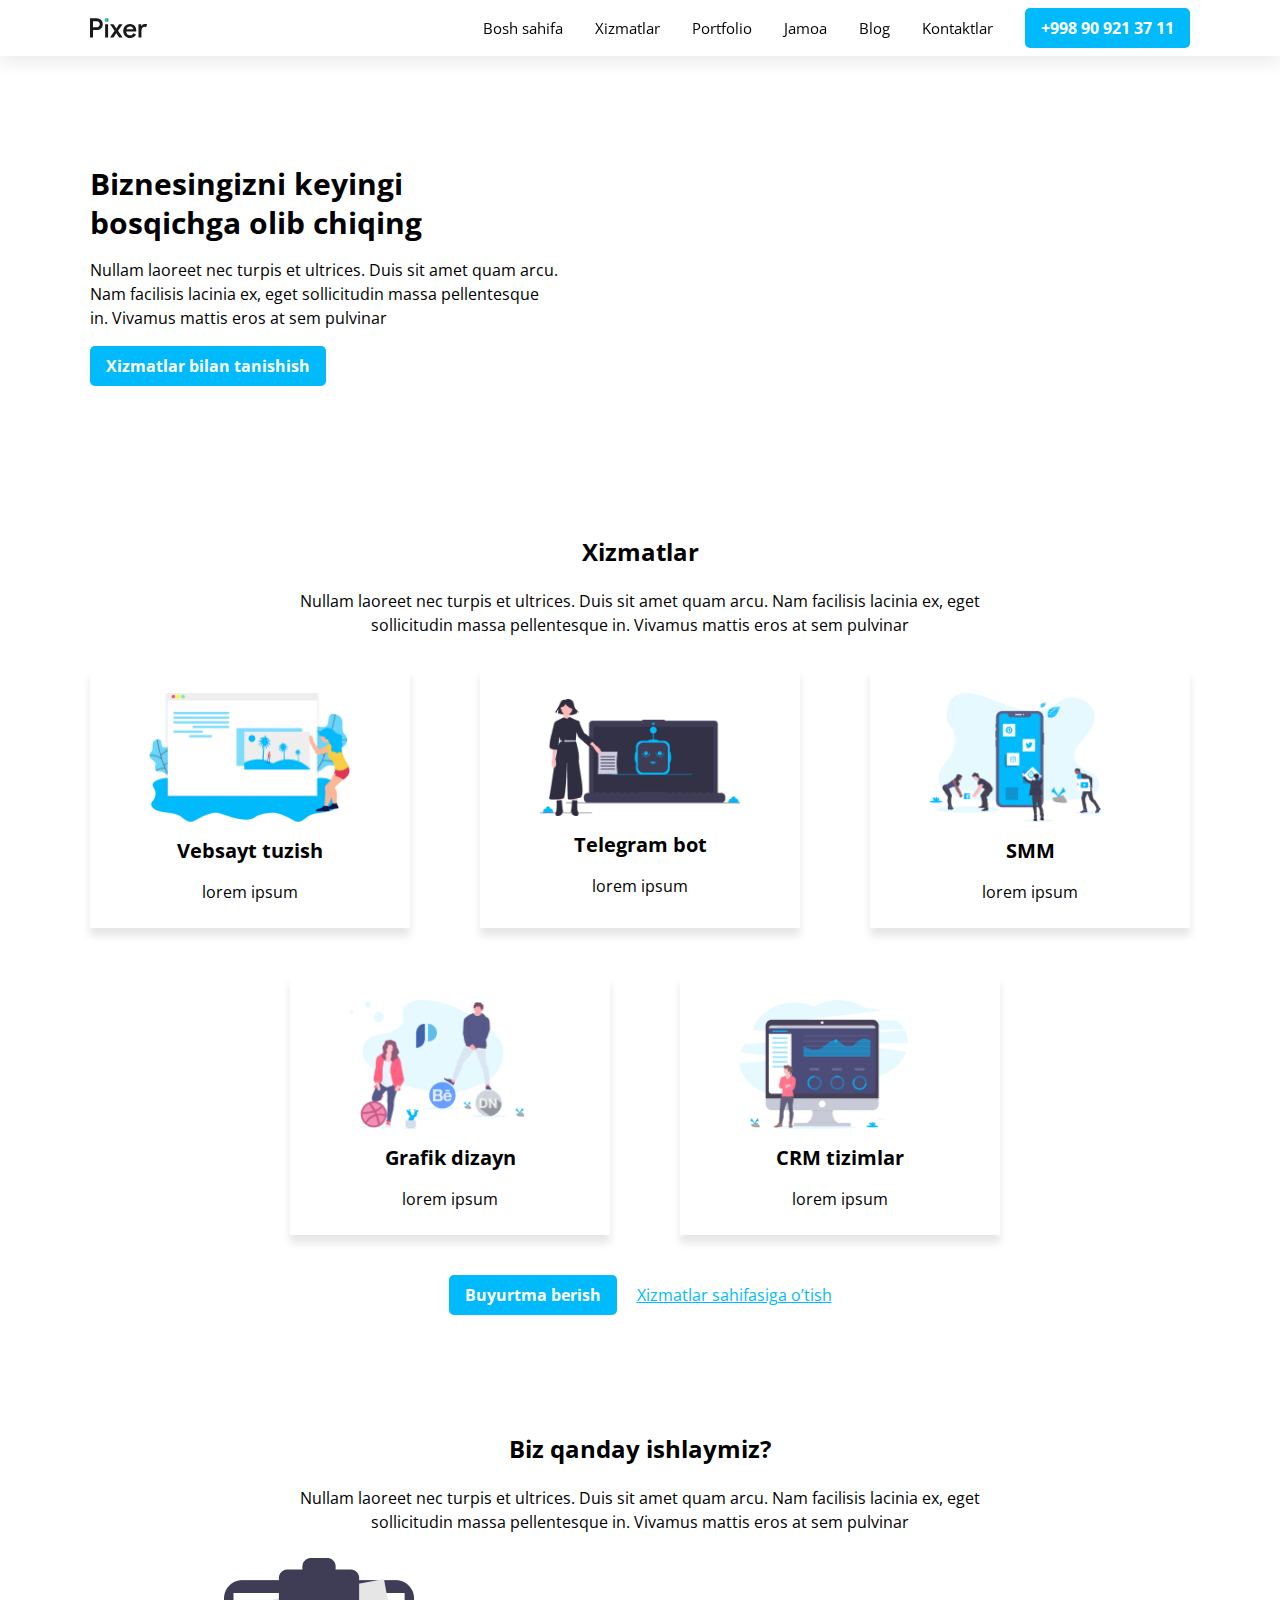
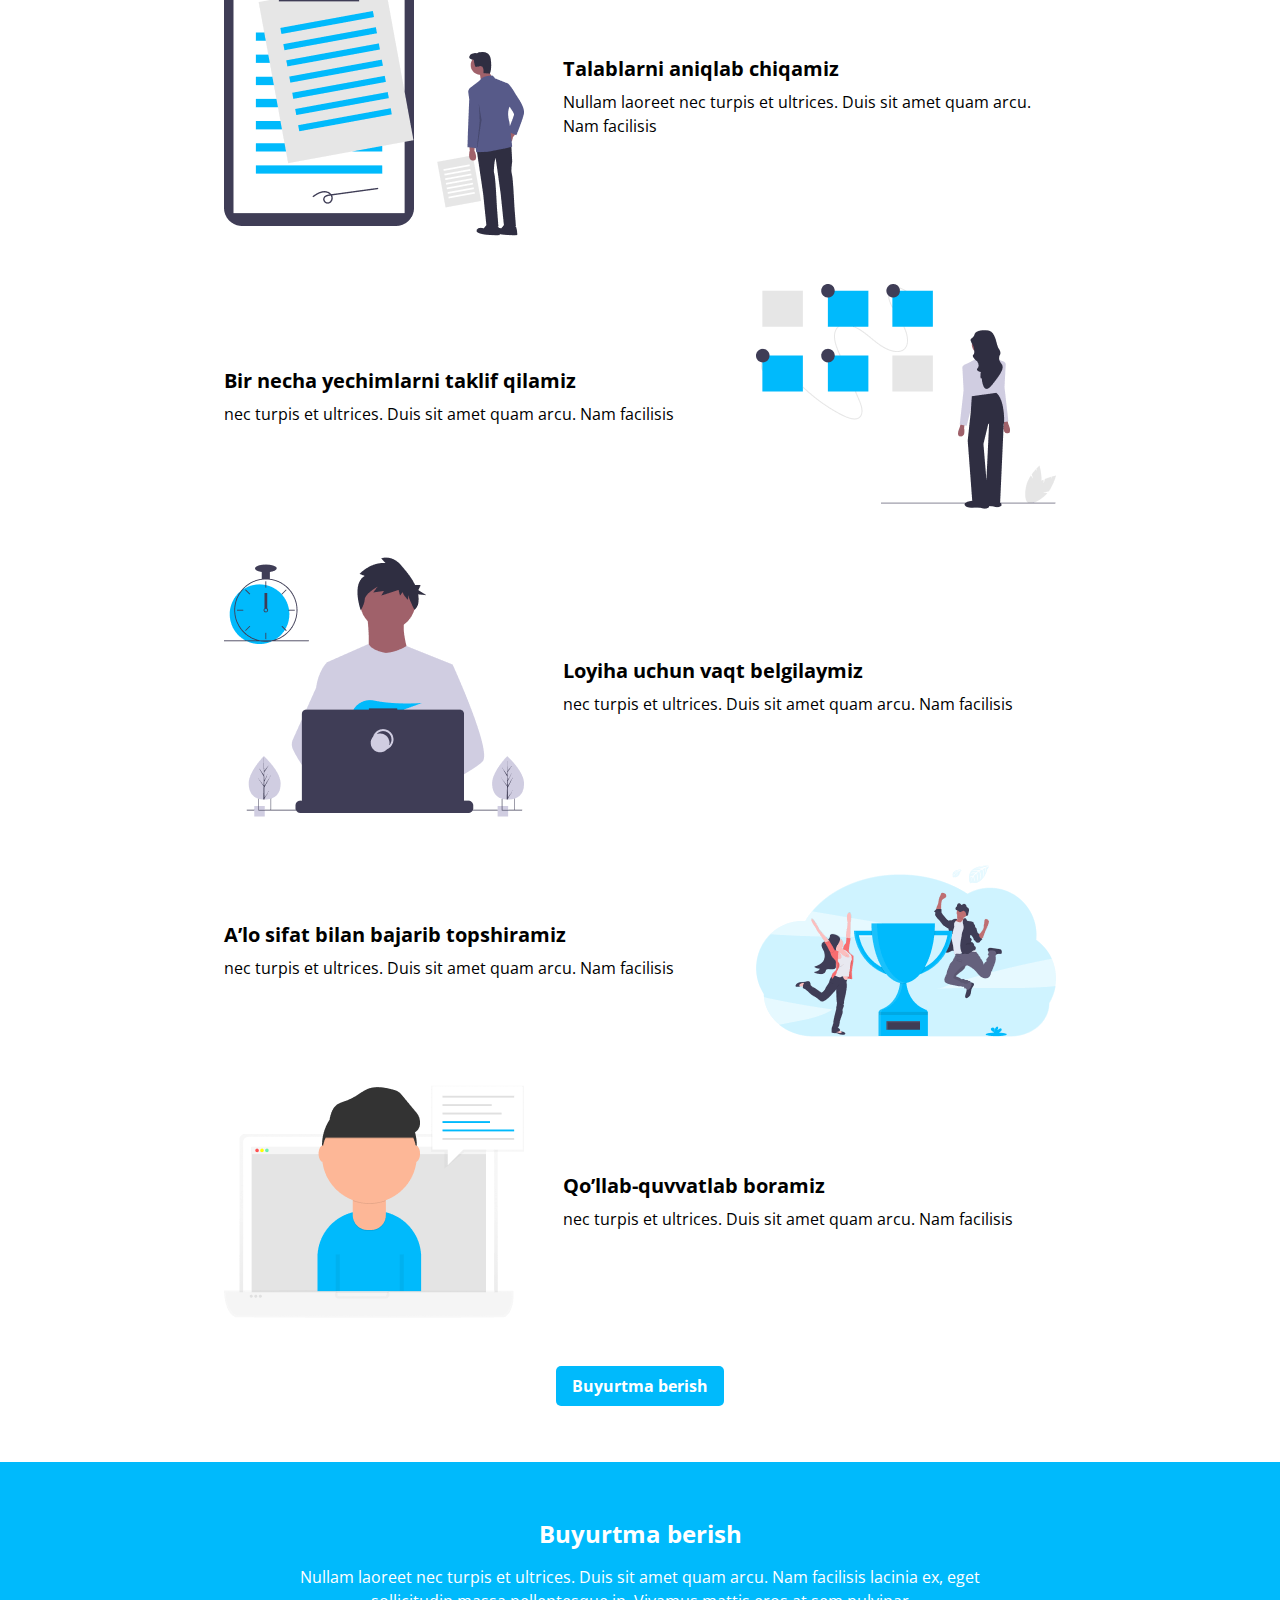
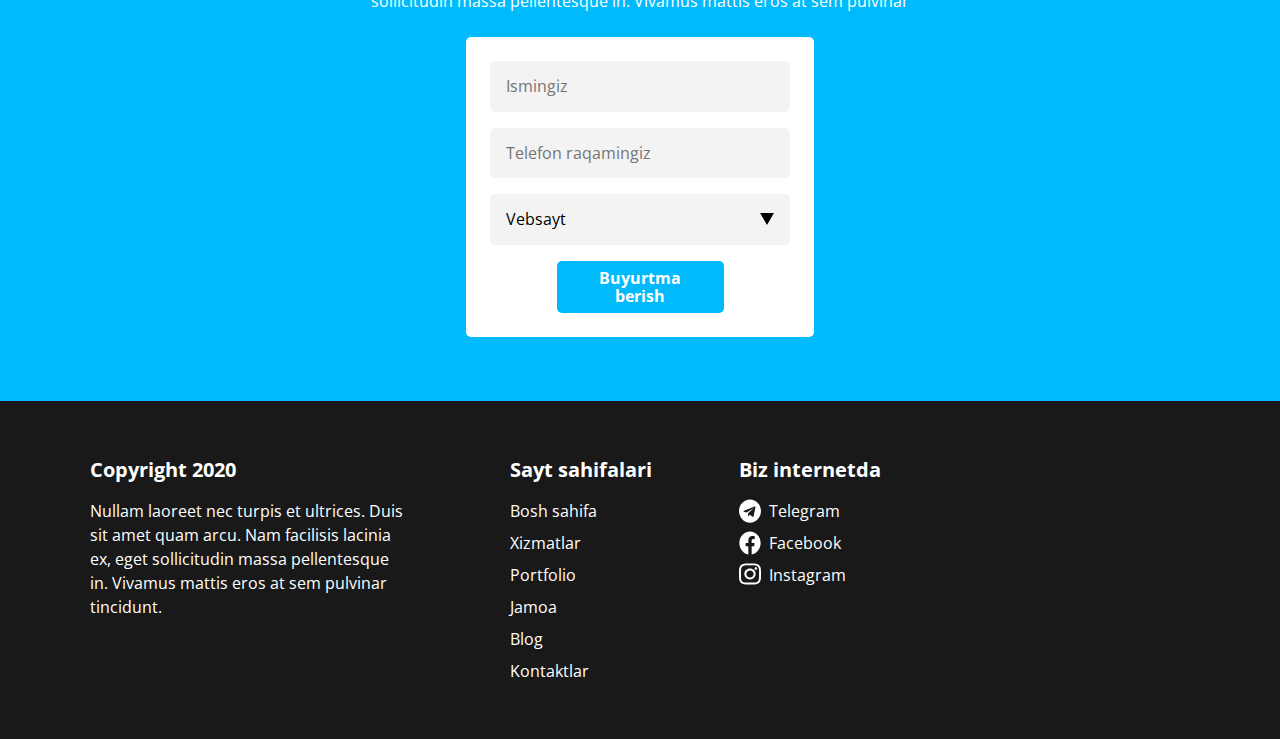
<file: index.html>
<!DOCTYPE html>
<html lang="en">
<head>
    <meta charset="UTF-8">
    <meta http-equiv="X-UA-Compatible" content="IE=edge">
    <meta name="viewport" content="width=device-width, initial-scale=1.0">
    <title>Pixer || Bosh Sahifa || Akramjonov</title>
    <!-- FAVICON -->
    <link rel="shortcut icon" href="./images/png/site-favicon.png" type="image/x-icon">
    <!-- STYLES CSS -->
    <!-- <link rel="stylesheet" href="./css/normalize.css"> -->
    <link rel="stylesheet" href="./fonts/fonts.css">
    <!-- <link rel="stylesheet" href="./css/main.css"> -->
    <link rel="stylesheet" href="./css/main-min.css">
</head>
<body>
    <!-- HEADER -->
    <header class="header">
        <div class="container header__container">
            <a class="header__logo" href="./index.html">
                <img class="header__logo-img" src="./images/svg/site-logo.svg" alt="site-logo" width="58" height="20">
                <ul class="header__list">
                    <li class="header__item">
                        <a class="header__item-link" href="./index.html">
                            Bosh sahifa
                        </a>
                    </li>
                    <li class="header__item">
                        <div class="header__item-wrapper">
                            <a class="header__item-link" href="./html/xizmatlar.html">
                                Xizmatlar
                            </a>
                            <div class="header__item-wrapper-text">
                                <a href="#">Vebsayt</a>
                                <a href="#">Telegram bot</a>
                                <a href="#">SMM</a>
                                <a href="#">Grafik dizayn</a>
                                <a href="#">CRM tizim</a>
                            </div>
                        </div>
                    </li>
                    <li class="header__item">
                        <a class="header__item-link" href="#">
                            Portfolio
                        </a>
                    </li>
                    <li class="header__item">
                        <a class="header__item-link" href="#">
                            Jamoa
                        </a>
                    </li>
                    <li class="header__item">
                        <a class="header__item-link" href="#">
                            Blog
                        </a>
                    </li>
                    <li class="header__item">
                        <a class="header__item-link" href="#">
                            Kontaktlar
                        </a>
                    </li>
                    <a class="site-btn header__btn" href="tel:+998909213711">
                        +998 90 921 37 11
                    </a>
                </ul>
            </a>
        </div>
    </header>
    <!-- HEADER END -->

    <!-- MAIN -->
    <main class="main">
        <!-- FUTURES -->
        <div class="futures">
            <div class="container futures__container">
                <div class="futures__text-wrapper">
                    <h1 class="futures__title">Biznesingizni keyingi bosqichga
                        olib chiqing</h1>
                        <p class="futures__text">
                            Nullam laoreet nec turpis et ultrices. Duis sit amet quam arcu. Nam facilisis lacinia ex, eget sollicitudin massa pellentesque in. Vivamus mattis eros at sem pulvinar
                        </p>
                        <a class="site-btn futures__btn" href="#">
                            Xizmatlar bilan tanishish
                        </a>
                </div>
                <iframe width="458" height="258" src="https://www.youtube.com/embed/6_pru8U2RmM" title="YouTube video player" frameborder="0" allow="accelerometer; autoplay; clipboard-write; encrypted-media; gyroscope; picture-in-picture" allowfullscreen></iframe>
            </div>
        </div>
        <!-- FUTURES END -->

        <!-- PROJECTS -->
        <div class="projects">
            <div class="container projects__container">
                <h3 class="section-title projects__title">Xizmatlar</h3>
                <p class="projects__text">Nullam laoreet nec turpis et ultrices. Duis sit amet quam arcu. Nam facilisis lacinia ex, eget sollicitudin massa pellentesque in. Vivamus mattis eros at sem pulvinar</p>
                <ul class="projects__list">
                    <!-- ITEM 1 -->
                    <li class="projects__item">
                        <img src="./images/png/website-illustration.png" alt="website" width="202" height="130">
                        <h3 class="projects__item-title">Vebsayt tuzish</h3>
                        <p class="projects__item-text">lorem ipsum</p>
                    </li>
                    <!-- ITEM 2 -->
                    <li class="projects__item">
                        <img src="./images/png/bot-illustration.png" alt="telegram bot" width="222" height="130">
                        <h3 class="projects__item-title">Telegram bot</h3>
                        <p class="projects__item-text">lorem ipsum</p>
                    </li>
                    <!-- ITEM 3 -->
                    <li class="projects__item">
                        <img src="./images/png/smm-illustration.png" alt="SMM" width="176" height="130">
                        <h3 class="projects__item-title">SMM</h3>
                        <p class="projects__item-text">lorem ipsum</p>
                    </li>
                    <!-- ITEM 4 -->
                    <li class="projects__item">
                        <img src="./images/png/design-illustration.png" alt="Grafik dizayn" width="178" height="130">
                        <h3 class="projects__item-title">Grafik dizayn</h3>
                        <p class="projects__item-text">lorem ipsum</p>
                    </li>
                    <!-- ITEM 4 -->
                    <li class="projects__item">
                        <img src="./images/png/crm-illustration.png" alt="CRM tizimlar" width="169" height="130">
                        <h3 class="projects__item-title">CRM tizimlar</h3>
                        <p class="projects__item-text">lorem ipsum</p>
                    </li>
                </ul>
                <div class="projects__btn-wrapper">
                    <a class="site-btn projects__btn" href="#">Buyurtma berish</a>
                    <a class="projects__servises" href="./html/xizmatlar.html">Xizmatlar sahifasiga o’tish</a>
                </div>
            </div>
        </div>
        <!-- PROJECTS END -->

        <!-- WORK -->
        <div class="work">
            <div class="container work__container">
                <h3 class="work__title section-title">Biz qanday ishlaymiz?</h3>
                <p class="work__text">
                    Nullam laoreet nec turpis et ultrices. Duis sit amet quam arcu. Nam facilisis lacinia ex, eget sollicitudin massa pellentesque in. Vivamus mattis eros at sem pulvinar
                </p>
                <ul class="work__list">
                    <!-- ITEM 1 -->
                    <li class="work__item">
                        <img src="./images/png/work-one.png" alt="Talablarni aniqlab chiqamiz" width="300" height="278">
                        <div class="work__item-wrapper">
                            <h4 class="work__item-title">Talablarni aniqlab chiqamiz</h4>
                            <p class="work__item-text">Nullam laoreet nec turpis et ultrices. Duis sit amet quam arcu. Nam facilisis</p>
                        </div>
                    </li>
                    <!-- ITEM 2 -->
                    <li class="work__item">
                        <img src="./images/png/work-two.png" alt="Bir necha yechimlarni taklif qilamiz" width="300" height="224">
                        <div class="work__item-wrapper">
                            <h4 class="work__item-title">Bir necha yechimlarni taklif qilamiz</h4>
                            <p class="work__item-text">nec turpis et ultrices. Duis sit amet quam arcu. Nam facilisis</p>
                        </div>
                    </li>
                    <!-- ITEM 3 -->
                    <li class="work__item">
                        <img src="./images/png/work-three.png" alt="Loyiha uchun vaqt belgilaymiz" width="300" height="171">
                        <div class="work__item-wrapper">
                            <h4 class="work__item-title">Loyiha uchun vaqt belgilaymiz</h4>
                            <p class="work__item-text">nec turpis et ultrices. Duis sit amet quam arcu. Nam facilisis</p>
                        </div>
                    </li>
                    <!-- ITEM 4 -->
                    <li class="work__item">
                        <img src="./images/png/work-four.png" alt="A’lo sifat bilan bajarib topshiramiz" width="300" height="237">
                        <div class="work__item-wrapper">
                            <h4 class="work__item-title">A’lo sifat bilan bajarib topshiramiz</h4>
                            <p class="work__item-text">nec turpis et ultrices. Duis sit amet quam arcu. Nam facilisis</p>
                        </div>
                    </li>
                    <!-- ITEM 5 -->
                    <li class="work__item">
                        <img src="./images/png/work-five.png" alt="Qo’llab-quvvatlab boramiz">
                        <div class="work__item-wrapper">
                            <h4 class="work__item-title">Qo’llab-quvvatlab boramiz</h4>
                            <p class="work__item-text">nec turpis et ultrices. Duis sit amet quam arcu. Nam facilisis</p>
                        </div>
                    </li>
                </ul>
                <a class="work__btn site-btn" href="#">Buyurtma berish</a>
            </div>
        </div>
        <!-- WORK END -->

        <!-- PURCHASE -->
        <div class="purchase">
            <div class="container purchase__container">
                <h3 class="purchase__title">Buyurtma berish</h3>
                <p class="purchase__text">Nullam laoreet nec turpis et ultrices. Duis sit amet quam arcu. Nam facilisis lacinia ex, eget sollicitudin massa pellentesque in. Vivamus mattis eros at sem pulvinar</p>
                <form class="purchase__form" action="">
                    <input class="purchase__input" type="text" placeholder="Ismingiz" required id="text">
                    <input class="purchase__input" type="number" placeholder="Telefon raqamingiz" required id="text">
                    <select placeholder="Xizmat turi" name="xizmat turi" id="text">
                        <option value="text">Vebsayt</option>
                        <option value="text">Telegram bot</option>
                        <option value="text">SMM</option>
                        <option value="text">Grafik dizayn</option>
                        <option value="text">CRM tizim</option>
                    </select>
                    <button id="text"  class="purchase__btn site-btn" href="#">Buyurtma berish</button>
                </form>
            </div>
        </div>
        <!-- PURCHASE END -->
    </main>
    <!-- MAIN END -->

    <!-- FOOTER -->
    <footer class="footer">
        <div class="container footer__container">
            <ul class="footer__list">
                <li class="footer__item">
                    <h4 class="footer__title">Copyright 2020</h4>
                    <p class="footer__text">Nullam laoreet nec turpis et ultrices. Duis sit amet quam arcu. Nam facilisis lacinia ex, eget sollicitudin massa pellentesque in. Vivamus mattis eros at sem pulvinar tincidunt.</p>
                </li>
                <li class="footer__item">
                    <h4 class="footer__title">Sayt sahifalari</h4>
                    <a href="#" class="footer__link">Bosh sahifa</a>
                    <a href="#" class="footer__link">Xizmatlar</a>
                    <a href="#" class="footer__link">Portfolio</a>
                    <a href="#" class="footer__link">Jamoa</a>
                    <a href="#" class="footer__link">Blog</a>
                    <a href="#" class="footer__link">Kontaktlar</a>
                </li>
                <li class="footer__item">
                    <h4 class="footer__title">Biz internetda</h4>
                    <a href="#" class="footer__item-apk-wrapper">
                        <img class="footer__apk" src="./images/svg/Vector.svg" alt="Telegram" width="22" height="24">
                        <p class="footer__link">Telegram</p>
                    </a>
                    <a href="#" class="footer__item-apk-wrapper">
                        <img class="footer__apk" src="./images/svg/Vector-1.svg" alt="Telegram" width="22" height="24">
                        <p class="footer__link">Facebook</p>
                    </a>
                    <a href="#" class="footer__item-apk-wrapper">
                        <img class="footer__apk" src="./images/svg/Vector-2.svg" alt="Telegram" width="22" height="24">
                        <p class="footer__link">Instagram</p>
                    </a>
                </li>
            </ul>
        </div>
    </footer>
    <!-- FOOTER END -->
</body>
</html>
</file>
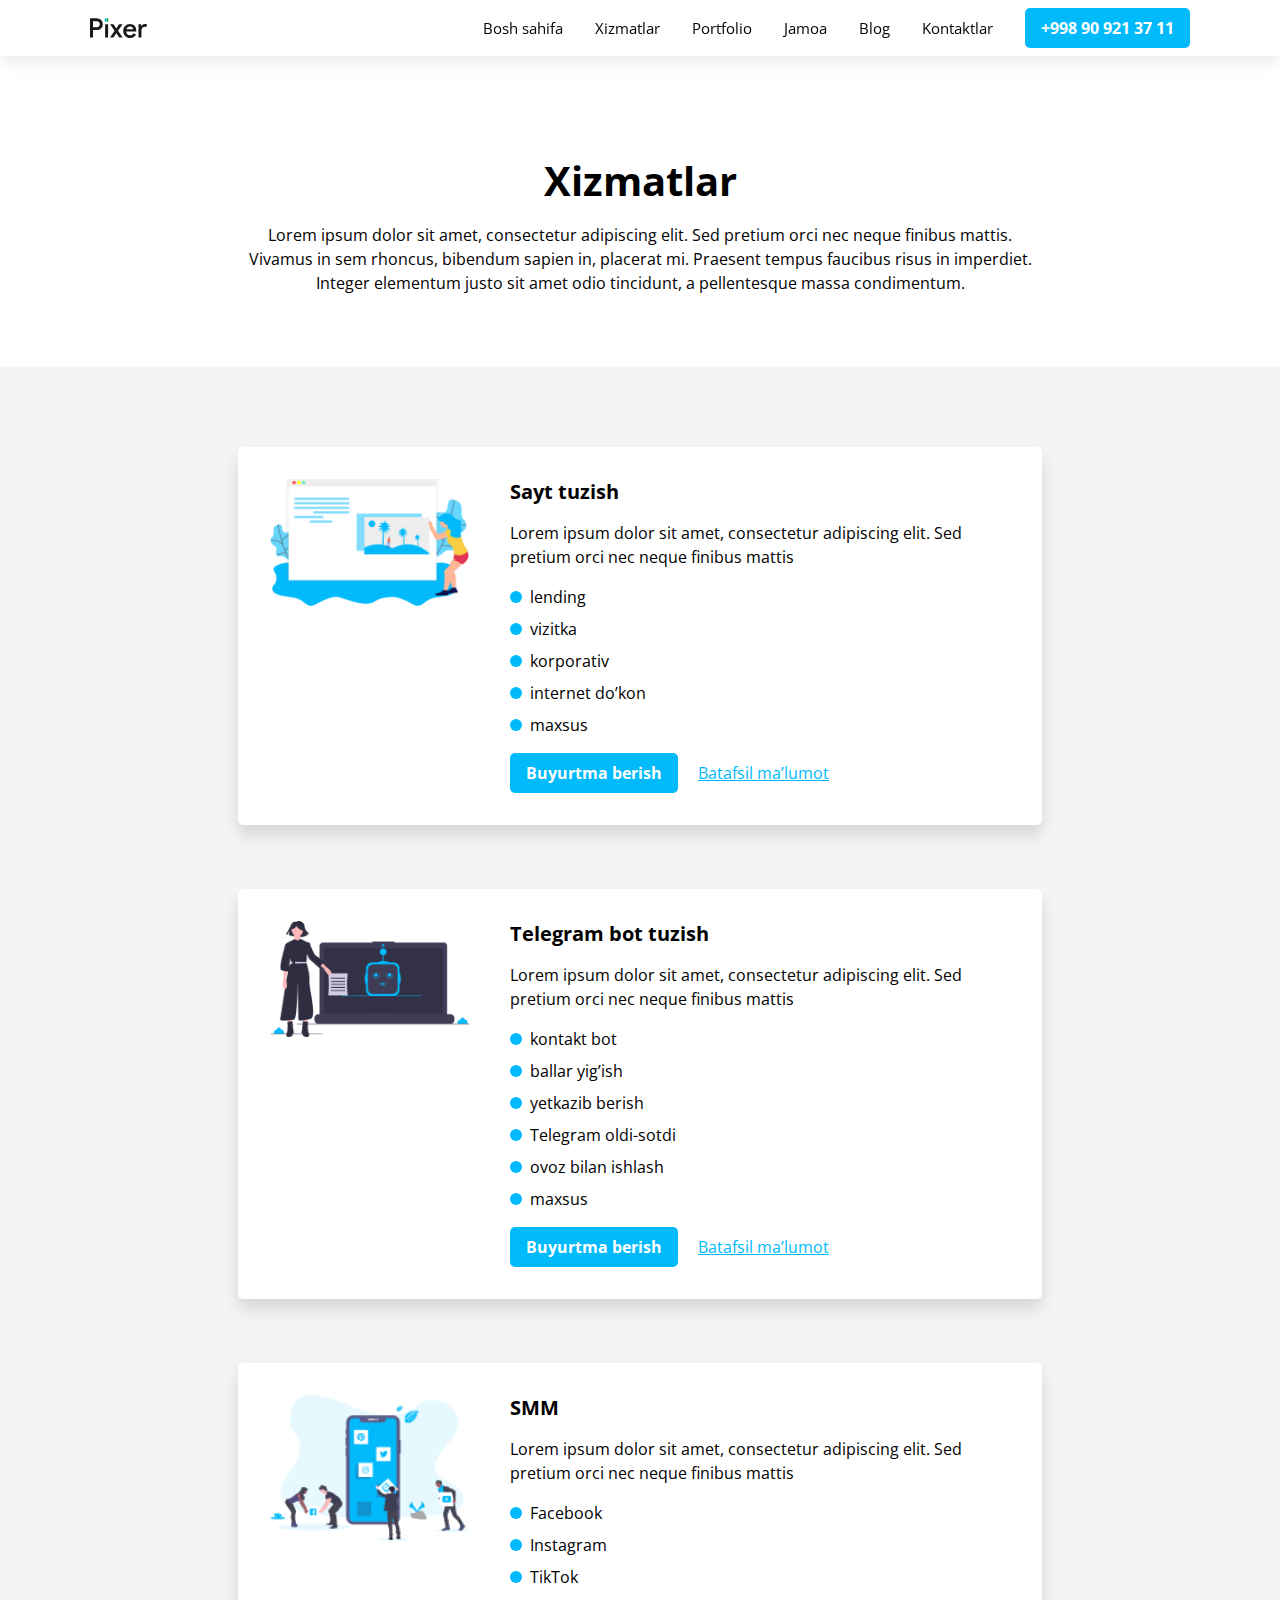
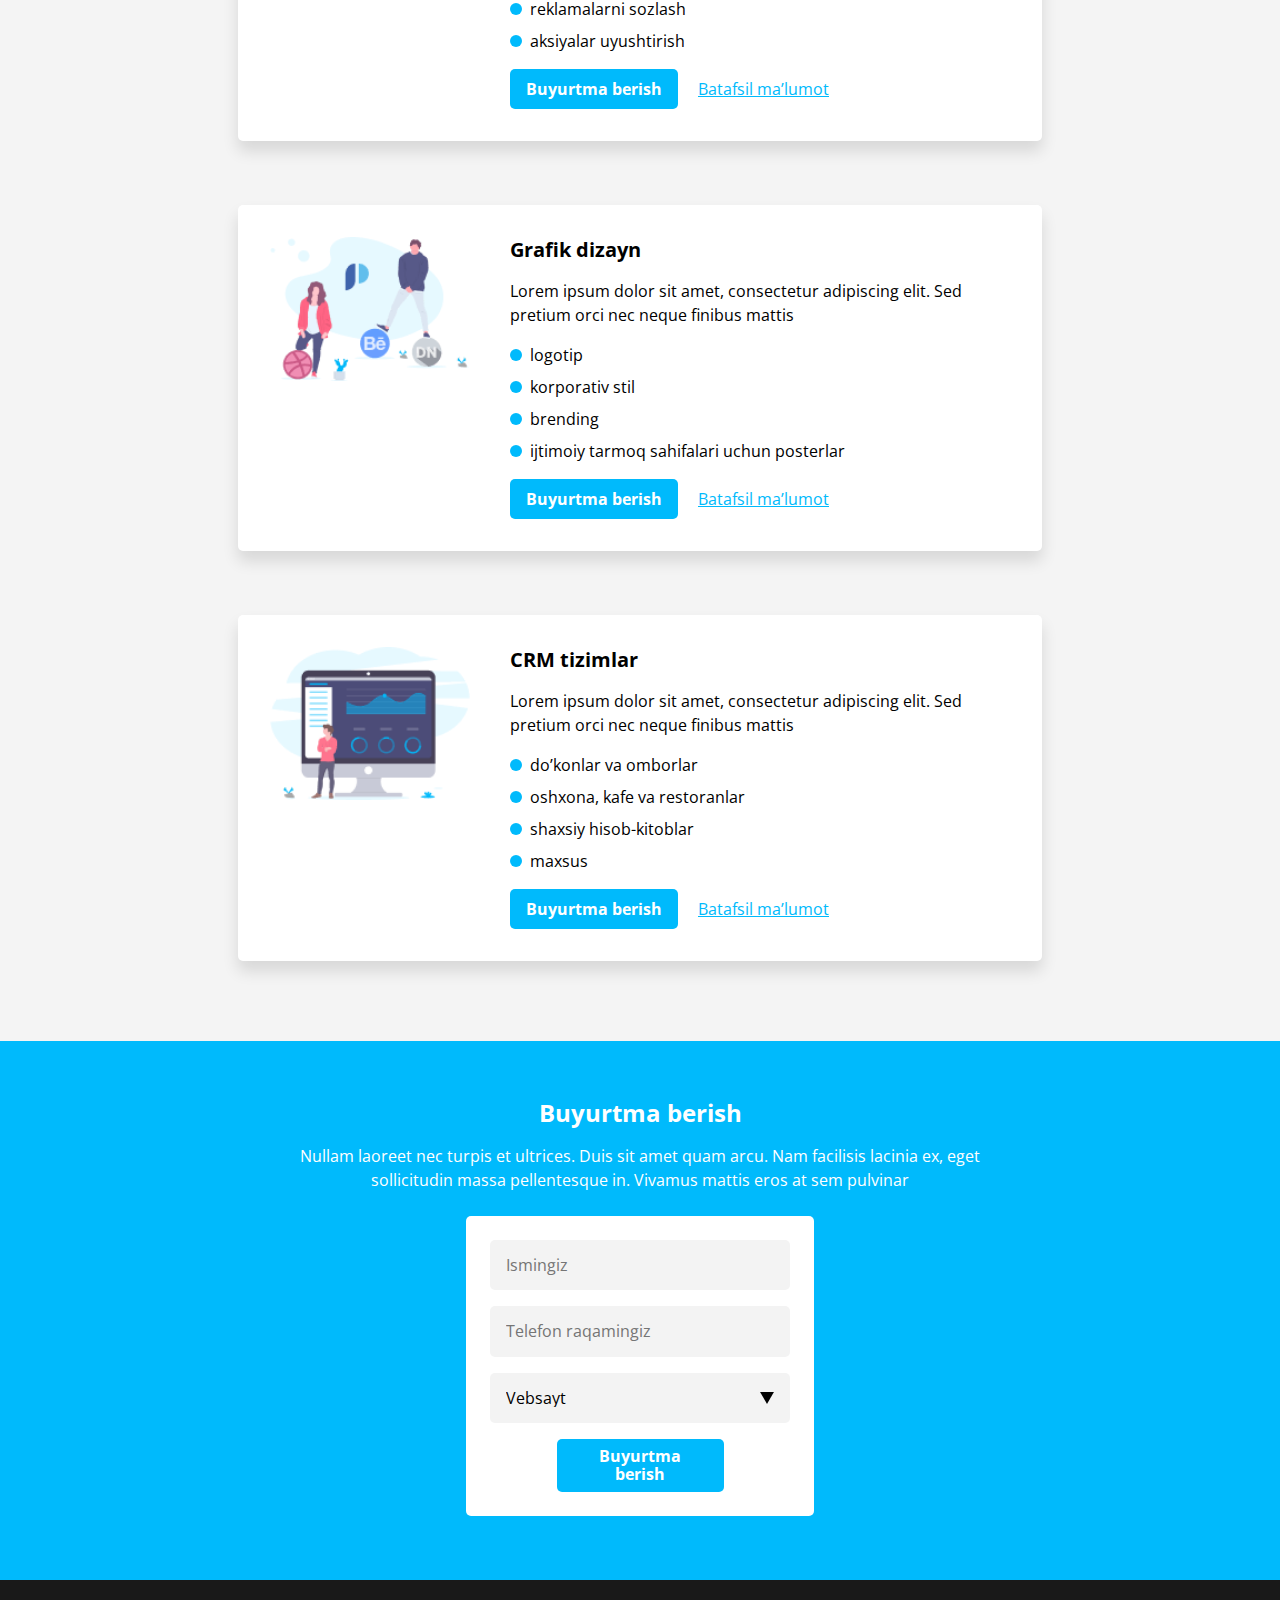
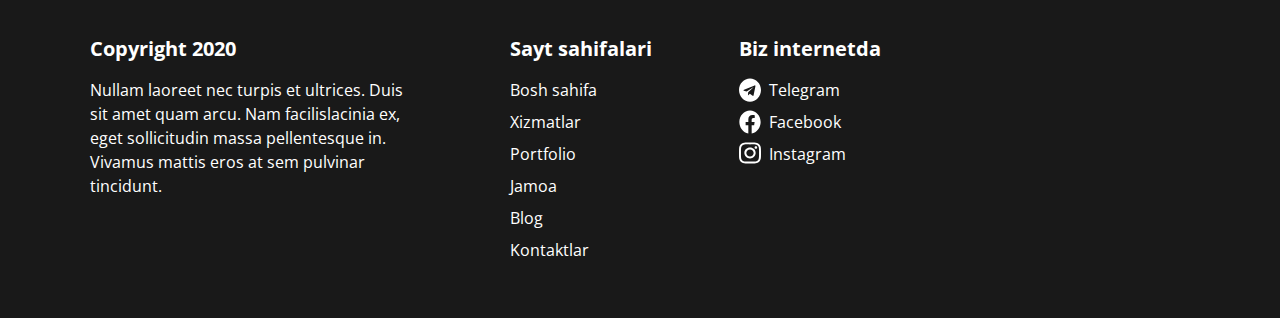
<file: html/xizmatlar.html>
<!DOCTYPE html>
<html lang="en">
<head>
    <meta charset="UTF-8">
    <meta http-equiv="X-UA-Compatible" content="IE=edge">
    <meta name="viewport" content="width=device-width, initial-scale=1.0">
    <title>Pixer || Xizmatlar || Akramjonov</title>
    <!-- <link rel="stylesheet" href="../css/normalize.css"> -->
    <link rel="stylesheet" href="../fonts/fonts.css">
    <!-- <link rel="stylesheet" href="../css/main.css"> -->
    <link rel="stylesheet" href="../css/main-min.css">
</head>
<body>
    <!-- HEADER -->
    <header class="header">
        <div class="container header__container">
            <a class="header__logo" href="../index.html">
                <img class="header__logo-img" src="../images/svg/site-logo.svg" alt="site-logo" width="58" height="20">
                <ul class="header__list">
                    <li class="header__item">
                        <a class="header__item-link" href="../index.html">
                            Bosh sahifa
                        </a>
                    </li>
                    <li class="header__item">
                        <div class="header__item-wrapper">
                            <a class="header__item-link" href="./xizmatlar.html">
                                Xizmatlar
                            </a>
                            <div class="header__item-wrapper-text">
                                <a href="#">Vebsayt</a>
                                <a href="#">Telegram bot</a>
                                <a href="#">SMM</a>
                                <a href="#">Grafik dizayn</a>
                                <a href="#">CRM tizim</a>
                            </div>
                        </div>
                    </li>
                    <li class="header__item">
                        <a class="header__item-link" href="#">
                            Portfolio
                        </a>
                    </li>
                    <li class="header__item">
                        <a class="header__item-link" href="#">
                            Jamoa
                        </a>
                    </li>
                    <li class="header__item">
                        <a class="header__item-link" href="#">
                            Blog
                        </a>
                    </li>
                    <li class="header__item">
                        <a class="header__item-link" href="#">
                            Kontaktlar
                        </a>
                    </li>
                    <a class="site-btn header__btn" href="tel:+998909213711">
                        +998 90 921 37 11
                    </a>
                </ul>
            </a>
        </div>
    </header>
    <!-- HEADER END -->

    <!-- MAIN -->
    <main class="main">
        <!-- XIZMATLAR -->
        <div class="xizmatlar">
        <div class="container xizmatlar__container">
            <h1 class="xizmatlar__title page-title">Xizmatlar</h1>
            <p class="xizmatlar__text">Lorem ipsum dolor sit amet, consectetur adipiscing elit. Sed pretium orci nec neque finibus  mattis. Vivamus in sem rhoncus, bibendum sapien in, placerat mi. Praesent tempus faucibus risus in imperdiet. Integer elementum justo sit amet odio tincidunt, a pellentesque massa condimentum.</p>
        </div>
        </div>
        <!-- XIZMATLAR END -->
        
        <!-- MAKE -->
        <div class="make">
        <div class="container make__container">
            <ul class="make__list">
                <!-- ITEN 1 -->
                <li class="make__item">
                    <img class="make__img" src="../images/png/website-illustration.png" alt="Sayt tuzish" width="200" height="128">
                    <div class="make__text-wrapper">
                        <h3 class="make__title">Sayt tuzish</h3>
                    <p class="make__text">Lorem ipsum dolor sit amet, consectetur adipiscing elit. Sed pretium orci nec neque finibus mattis</p>
                    <ul class="make__item-list">
                        <!-- ITEM 1 -->
                        <li class="make__item-item">
                            <span></span>
                            <p class="make__item-item-text">lending</p>
                        </li>
                        <!-- ITEM 2 -->
                        <li class="make__item-item">
                            <span></span>
                            <p class="make__item-item-text">vizitka</p>
                        </li>
                        <!-- ITEM 3 -->
                        <li class="make__item-item">
                            <span></span>
                            <p class="make__item-item-text">korporativ</p>
                        </li>
                        <!-- ITEM 4 -->
                        <li class="make__item-item">
                            <span></span>
                            <p class="make__item-item-text">internet do’kon</p>
                        </li>
                        <!-- ITEM 5 -->
                        <li class="make__item-item">
                            <span></span>
                            <p class="make__item-item-text">maxsus</p>
                        </li>
                    </ul>
                    <a class="site-btn make__btn" href="#">Buyurtma berish</a>
                    <a class="make__link" href="#">Batafsil ma’lumot</a>
                    </div>
                </li>
                <!-- ITEN 2 -->
                <li class="make__item">
                    <img class="make__img" src="../images/png/bot-illustration.png" alt="Sayt tuzish" width="200" height="117">
                    <div class="make__text-wrapper">
                        <h3 class="make__title">Telegram bot tuzish</h3>
                    <p class="make__text">Lorem ipsum dolor sit amet, consectetur adipiscing elit. Sed pretium orci nec neque finibus mattis</p>
                    <ul class="make__item-list">
                        <!-- ITEM 1 -->
                        <li class="make__item-item">
                            <span></span>
                            <p class="make__item-item-text">kontakt bot</p>
                        </li>
                        <!-- ITEM 2 -->
                        <li class="make__item-item">
                            <span></span>
                            <p class="make__item-item-text">ballar yig’ish</p>
                        </li>
                        <!-- ITEM 3 -->
                        <li class="make__item-item">
                            <span></span>
                            <p class="make__item-item-text">yetkazib berish</p>
                        </li>
                        <!-- ITEM 4 -->
                        <li class="make__item-item">
                            <span></span>
                            <p class="make__item-item-text">Telegram oldi-sotdi</p>
                        </li>
                        <!-- ITEM 5 -->
                        <li class="make__item-item">
                            <span></span>
                            <p class="make__item-item-text">ovoz bilan ishlash</p>
                        </li>
                        <!-- ITEM 6 -->
                        <li class="make__item-item">
                            <span></span>
                            <p class="make__item-item-text">maxsus</p>
                        </li>
                    </ul>
                    <a class="site-btn make__btn" href="#">Buyurtma berish</a>
                    <a class="make__link" href="#">Batafsil ma’lumot</a>
                    </div>
                </li>
                <!-- ITEN 3 -->
                <li class="make__item">
                    <img class="make__img" src="../images/png/smm-illustration.png" alt="SMM" width="200" height="147">
                    <div class="make__text-wrapper">
                        <h3 class="make__title">SMM</h3>
                    <p class="make__text">Lorem ipsum dolor sit amet, consectetur adipiscing elit. Sed pretium orci nec neque finibus mattis</p>
                    <ul class="make__item-list">
                        <!-- ITEM 1 -->
                        <li class="make__item-item">
                            <span></span>
                            <p class="make__item-item-text">Facebook</p>
                        </li>
                        <!-- ITEM 2 -->
                        <li class="make__item-item">
                            <span></span>
                            <p class="make__item-item-text">Instagram</p>
                        </li>
                        <!-- ITEM 3 -->
                        <li class="make__item-item">
                            <span></span>
                            <p class="make__item-item-text">TikTok</p>
                        </li>
                        <!-- ITEM 4 -->
                        <li class="make__item-item">
                            <span></span>
                            <p class="make__item-item-text">reklamalarni sozlash</p>
                        </li>
                        <!-- ITEM 5 -->
                        <li class="make__item-item">
                            <span></span>
                            <p class="make__item-item-text">aksiyalar uyushtirish</p>
                        </li>
                    </ul>
                    <a class="site-btn make__btn" href="#">Buyurtma berish</a>
                    <a class="make__link" href="#">Batafsil ma’lumot</a>
                    </div>
                </li>
                <!-- ITEN 4 -->
                <li class="make__item">
                    <img class="make__img" src="../images/png/design-illustration.png" alt="Grafik dizayn" width="200" height="145">
                    <div class="make__text-wrapper">
                        <h3 class="make__title">Grafik dizayn</h3>
                    <p class="make__text">Lorem ipsum dolor sit amet, consectetur adipiscing elit. Sed pretium orci nec neque finibus mattis</p>
                    <ul class="make__item-list">
                        <!-- ITEM 1 -->
                        <li class="make__item-item">
                            <span></span>
                            <p class="make__item-item-text">logotip</p>
                        </li>
                        <!-- ITEM 2 -->
                        <li class="make__item-item">
                            <span></span>
                            <p class="make__item-item-text">korporativ stil</p>
                        </li>
                        <!-- ITEM 3 -->
                        <li class="make__item-item">
                            <span></span>
                            <p class="make__item-item-text">brending</p>
                        </li>
                        <!-- ITEM 4 -->
                        <li class="make__item-item">
                            <span></span>
                            <p class="make__item-item-text">ijtimoiy tarmoq sahifalari uchun posterlar</p>
                        </li>
                    </ul>
                    <a class="site-btn make__btn" href="#">Buyurtma berish</a>
                    <a class="make__link" href="#">Batafsil ma’lumot</a>
                    </div>
                </li>
                <!-- ITEM 5 -->
                <li class="make__item">
                    <img class="make__img" src="../images/png/crm-illustration.png" alt="CRM tizimlar" width="200" height="153">
                    <div class="make__text-wrapper">
                        <h3 class="make__title">CRM tizimlar</h3>
                    <p class="make__text">Lorem ipsum dolor sit amet, consectetur adipiscing elit. Sed pretium orci nec neque finibus mattis</p>
                    <ul class="make__item-list">
                        <!-- ITEM 1 -->
                        <li class="make__item-item">
                            <span></span>
                            <p class="make__item-item-text">do’konlar va omborlar</p>
                        </li>
                        <!-- ITEM 2 -->
                        <li class="make__item-item">
                            <span></span>
                            <p class="make__item-item-text">oshxona, kafe va restoranlar</p>
                        </li>
                        <!-- ITEM 3 -->
                        <li class="make__item-item">
                            <span></span>
                            <p class="make__item-item-text">shaxsiy hisob-kitoblar</p>
                        </li>
                        <!-- ITEM 4 -->
                        <li class="make__item-item">
                            <span></span>
                            <p class="make__item-item-text">maxsus</p>
                        </li>
                    </ul>
                    <a class="site-btn make__btn" href="#">Buyurtma berish</a>
                    <a class="make__link" href="#">Batafsil ma’lumot</a>
                    </div>
                </li>
            </ul>
        </div>
        </div>
        <!-- MAKE END -->

        <!-- PURCHASE -->
        <div class="purchase">
            <div class="container purchase__container">
                <h3 class="purchase__title">Buyurtma berish</h3>
                <p class="purchase__text">Nullam laoreet nec turpis et ultrices. Duis sit amet quam arcu. Nam facilisis lacinia ex, eget sollicitudin massa pellentesque in. Vivamus mattis eros at sem pulvinar</p>
                <form class="purchase__form" action="">
                    <input class="purchase__input" type="text" placeholder="Ismingiz" required id="text">
                    <input class="purchase__input" type="number" placeholder="Telefon raqamingiz" required id="text">
                    <select placeholder="Xizmat turi" name="xizmat turi" id="text">
                        <option value="text">Vebsayt</option>
                        <option value="text">Telegram bot</option>
                        <option value="text">SMM</option>
                        <option value="text">Grafik dizayn</option>
                        <option value="text">CRM tizim</option>
                    </select>
                    <button id="text"  class="purchase__btn site-btn" href="#">Buyurtma berish</button>
                </form>
            </div>
        </div>
        <!-- PURCHASE END -->

    </main>
    <!-- MAIN END -->

    <!-- FOOTER -->
    <footer class="footer">
        <div class="container footer__container">
            <ul class="footer__list">
                <li class="footer__item">
                    <h4 class="footer__title">Copyright 2020</h4>
                    <p class="footer__text">Nullam laoreet nec turpis et ultrices. Duis sit amet quam arcu. Nam facilislacinia ex, eget sollicitudin massa pellentesque in. Vivamus mattis eros at sem pulvinar tincidunt.</p>
                </li>
                <li class="footer__item">
                    <h4 class="footer__title">Sayt sahifalari</h4>
                    <a href="#" class="footer__link">Bosh sahifa</a>
                    <a href="#" class="footer__link">Xizmatlar</a>
                    <a href="#" class="footer__link">Portfolio</a>
                    <a href="#" class="footer__link">Jamoa</a>
                    <a href="#" class="footer__link">Blog</a>
                    <a href="#" class="footer__link">Kontaktlar</a>
                </li>
                <li class="footer__item">
                    <h4 class="footer__title">Biz internetda</h4>
                    <a href="#" class="footer__item-apk-wrapper">
                        <img class="footer__apk" src="../images/svg/Vector.svg" alt="Telegram" width="22" height="24">
                        <p class="footer__link">Telegram</p>
                    </a>
                    <a href="#" class="footer__item-apk-wrapper">
                        <img class="footer__apk" src="../images/svg/Vector-1.svg" alt="Telegram" width="22" height="24">
                        <p class="footer__link">Facebook</p>
                    </a>
                    <a href="#" class="footer__item-apk-wrapper">
                        <img class="footer__apk" src="../images/svg/Vector-2.svg" alt="Telegram" width="22" height="24">
                        <p class="footer__link">Instagram</p>
                    </a>
                </li>
            </ul>
        </div>
    </footer>
    <!-- FOOTER END -->


</body>
</html>
</file>
<file: fonts/fonts.css>
@font-face {
    font-family: 'Open Sans';
    src: url('OpenSans-Bold.woff2') format('woff2'),
        url('OpenSans-Bold.woff') format('woff');
    font-weight: bold;
    font-style: normal;
    font-display: swap;
}

@font-face {
    font-family: 'Open Sans';
    src: url('OpenSans-Regular.woff2') format('woff2'),
        url('OpenSans-Regular.woff') format('woff');
    font-weight: normal;
    font-style: normal;
    font-display: swap;
}
</file>
<file: css/main.css>
/*
* Prefixed by https://autoprefixer.github.io
* PostCSS: v8.4.14,
* Autoprefixer: v10.4.7
* Browsers: last 4 version
*/

.example {
  display: -ms-grid;
  display: grid;
  -webkit-transition: all .5s;
  -o-transition: all .5s;
  transition: all .5s;
  -webkit-user-select: none;
     -moz-user-select: none;
      -ms-user-select: none;
          user-select: none;
  background: -webkit-gradient(linear, left top, left bottom, from(white), to(black));
  background: -o-linear-gradient(top, white, black);
  background: linear-gradient(to bottom, white, black);
}
/* CUSTOMS PROPIRTY */
:root {
--site-font: "Open Sans", "Arial", sans-serif;
--pripary-color: #00bafc;
--site-white-color: #fff;
--site-footer-bg-color: #191919;
--site-color: #000;
--site-bg-color: #fff;
}

/* GLOBAL STYLES */
*,
*::after,
*::before {
-webkit-box-sizing: border-box;
        box-sizing: border-box;
margin: 0;
padding: 0;
}

*:focus {
outline: 1px dashed var(--pripary-color);
outline-offset: 4px;
}

html {
scroll-behavior: smooth;
height: 100%;
}

body {
height: 100%;
display: -webkit-box;
display: -ms-flexbox;
display: flex;
-webkit-box-orient: vertical;
-webkit-box-direction: normal;
    -ms-flex-direction: column;
        flex-direction: column;
background-color: var(--site-bg-color);
}

img {
max-width: 100%;
height: auto;
}

ul, ol {
list-style: none;
}

button {
border: none;
cursor: pointer;
}

input {
background-color: transparent;
border: none;
}

main {
-webkit-box-flex: 1;
    -ms-flex-positive: 1;
        flex-grow: 1;
}

html {
font-size: 62.5%;
}

body {
font-family: var(--site-font);
font-weight: 400;
font-size: 1.6rem;
line-height: 1.5;
color: var(--site-color);
background-color: var(--site-white-color);
}

a {
text-decoration: none;
color: inherit;
}

h1 {
margin: 0;
}


/* CONTAINER */
.container {
  width: 100%;
  max-width: 1140px;
  margin: 0 auto;
  padding: 0 2rem;
}

.section-title {
font-family: var(--site-font);
font-weight: 700;
font-size: 2.4rem;
line-height: 1.8;
}

.page-title {
font-family: var(--site-font);
font-weight: 700;
font-size: 40px;
line-height: 130%;
}

.site-btn {
background-color: var(--pripary-color);
padding: 8px 16px;
color: var(--site-white-color);
font-weight: 700;
border-radius: 5px;
display: inline-block;
}
.site-btn:hover {
background: rgba(0, 186, 252, 0.8);
}
.site-btn:active {
background: rgba(0, 186, 252, 0.6);
}




/* HEADER STYLES */
.header {
-webkit-box-shadow: 0px 4px 20px 0px rgba(0, 0, 0, 0.1);
        box-shadow: 0px 4px 20px 0px rgba(0, 0, 0, 0.1);
padding: 8px 0;
position: fixed;
top: 0;
width: 100vw;
background-color: var(--site-white-color);

}
.header__container {
display: -webkit-box;
display: -ms-flexbox;
display: flex;
-webkit-box-align: center;
    -ms-flex-align: center;
        align-items: center;

}
.header__logo {
display: block;
margin-right: auto;
}
.header__logo:hover {
opacity: 0.8;
}
.header__logo:active {
opacity: 0.4;
}
.header__logo-img {
display: block;
-o-object-fit: contain;
   object-fit: contain;
-o-object-position: center;
   object-position: center;
}
.header__list {
display: -webkit-box;
display: -ms-flexbox;
display: flex;
-webkit-box-align: center;
    -ms-flex-align: center;
        align-items: center;


}
.header__item:active {
background: rgba(25, 25, 25, 0.7);
outline: 15px rgba(25, 25, 25, 0.7) solid;
}
.header__item:not(:last-child) {
margin-right: 32px;
}

/* HEADER WRAPPER STYLES */
.header__item-wrapper {
display: inline-block;
position: relative;
}
.header__item-wrapper-text {
display: none;
left: -50px;
top: 25px;
position: absolute;
background-color: #f9f9f9;
min-width: 160px;
-webkit-box-shadow: 0px 4px 24px 0px rgba(0,0,0,0.1);
        box-shadow: 0px 4px 24px 0px rgba(0,0,0,0.1);
z-index: 1;
border-radius: 5px;

}
.header__item-wrapper-text a {
color: var(--site-color);
padding: 16px  16px;
text-decoration: none;
display: block;
outline: none;
-webkit-transition: all 0.2s;
-o-transition: all 0.2s;
transition: all 0.2s;
}
.header__item-wrapper-text a:hover {
background-color: var(--pripary-color);
color: var(--site-white-color);
}
.header__item-wrapper-text a:active {
background-color: var(--pripary-color);
color: var(--text-color);
opacity: 0.6;
}
.header__item-wrapper:hover .header__item-wrapper-text {
display: block;
} 



.header__item-link {
font-size: 15px;
line-height: 24px; 
position: relative;
cursor: pointer; 
outline: none;
}

.header__item-link::after {
content: "";
width: 0%;
height: 3px;
background-color: #191919;
position: absolute;
bottom: -6px;
left: 50%;
-webkit-transition: width 0.2s linear;
-o-transition: width 0.2s linear;
transition: width 0.2s linear;
}
.header__item-link:hover::after {
width: 50%;
}
.header__item-link::before {
content: "";
width: 0%;
height: 3px;
background-color: #191919;
position: absolute;
bottom: -6px;
right: 50%;
-webkit-transition: width 0.2s linear;
-o-transition: width 0.2s linear;
transition: width 0.2s linear;
}
.header__item-link:hover::before {
width: 50%;
}

.header__btn {
border: 3px solid var(--pripary-color);
padding: 5px 13px;
}
.header__btn:hover {
background-color: transparent;
color: var(--pripary-color);
}
.header__btn:active {
background: rgba(0, 186, 252, 0.6);
color: var(--site-bg-color);
}



/* MAIN */


/* FUTURES STYLES */
.futures {
padding: 136px 0px 80px;
}
.futures__container {
display: -webkit-box;
display: -ms-flexbox;
display: flex;
-webkit-box-align: center;
    -ms-flex-align: center;
        align-items: center;
-webkit-box-pack: justify;
    -ms-flex-pack: justify;
        justify-content: space-between;

}
.futures__text-wrapper {
width: 100%;
max-width: 470px;
}
.futures__title {
font-weight: 700;
font-size: 30px;
line-height: 39px;
margin-bottom: 16px;

}
.futures__text {
margin-bottom: 16px;


}
.futures__btn:hover {
background: rgba(0, 186, 252, 0.8);
}
.futures__btn:active {
background: rgba(0, 186, 252, 0.6);
}

/* PROJECTS STYLES */
.projects {
padding: 56px 0px;
}
.projects__title {
text-align: center;
margin-bottom: 16px;
}
.projects__text {
width: 100%;
max-width: 719px;
text-align: center;
margin-right: auto;
margin-left: auto;
margin-bottom: 24px;
}
.projects__list {
display: -ms-grid;
display: grid;
grid-template-columns: repeat(auto-fit, minmax(250px, 1fr));
-webkit-column-gap: 70px;
   -moz-column-gap: 70px;
        column-gap: 70px;
row-gap: 48px;
padding-top: 8px;
margin-bottom: 40px;
}
.projects__item {
-webkit-box-shadow: 0px 8px 8px 0px rgba(0, 0, 0, 0.1);
        box-shadow: 0px 8px 8px 0px rgba(0, 0, 0, 0.1);
padding: 24px 58.6px 24px;
display: -webkit-box;
display: -ms-flexbox;
display: flex;
-webkit-box-orient: vertical;
-webkit-box-direction: normal;
    -ms-flex-direction: column;
        flex-direction: column;
-webkit-box-align: center;
    -ms-flex-align: center;
        align-items: center;
-webkit-box-pack: center;
    -ms-flex-pack: center;
        justify-content: center;
}
.projects__item:hover {
-webkit-box-shadow: 0px 12px 21px 0px rgba(0, 0, 0, 0.1);
        box-shadow: 0px 12px 21px 0px rgba(0, 0, 0, 0.1);
}
.projects__item:active {
-webkit-box-shadow: 0px 4px 4px 0px rgba(0, 0, 0, 0.2);
        box-shadow: 0px 4px 4px 0px rgba(0, 0, 0, 0.2);
}
.projects__item:nth-child(4) {
margin-left: 200px;
width: 100%;
}
.projects__item:nth-child(5) {
margin-left: 200px;
width: 100%;
}
.projects__item img {
-o-object-fit: cover;
   object-fit: cover;
-o-object-position: center;
   object-position: center;
margin-bottom: 16px;
margin-right: auto;
}
.projects__item-title {
font-weight: 700;
font-size: 20px;
line-height: 26px;
margin-bottom: 16px;
}
.projects__btn-wrapper {
text-align: center;
}
.projects__btn {
margin-right: 16px;
}
.projects__servises {
color: var(--pripary-color);
-webkit-text-decoration-line: underline;
        text-decoration-line: underline;
}

/* WORK STYLES */
.work {
padding: 56px 0px;
}
.work__container {
width: 100%;
max-width: 872px;
text-align: center;

}
.work__title {
text-align: center;
margin-bottom: 16px;
}
.work__text {
width: 100%;
max-width: 719px;
text-align: center;
margin-right: auto;
margin-left: auto;
margin-bottom: 24px;
}
.work__list {
display: -webkit-box;
display: -ms-flexbox;
display: flex;
-webkit-box-orient: vertical;
-webkit-box-direction: normal;
    -ms-flex-direction: column;
        flex-direction: column;
text-align: left;

}
.work__item {
display: -webkit-box;
display: -ms-flexbox;
display: flex;
-webkit-box-align: center;
    -ms-flex-align: center;
        align-items: center;
-webkit-box-pack: justify;
    -ms-flex-pack: justify;
        justify-content: space-between;
margin-bottom: 48px;
}
.work__item:nth-child(even) {
-webkit-box-orient: horizontal;
-webkit-box-direction: reverse;
    -ms-flex-direction: row-reverse;
        flex-direction: row-reverse;

}
.work__item-wrapper {
width: 100%;
max-width: 493px;
}
.work__item-title {
font-weight: 700;
font-size: 20px;
line-height: 26px;
margin-bottom: 8px;
}


/* PURCHASE STYLES */
.purchase {
padding: 56px 0px 64px;
background-color: var(--pripary-color);
}
.purchase__container {
text-align: center;
}
.purchase__title {
font-weight: 700;
font-size: 24px;
line-height: 31px;
color: var(--site-white-color);
margin-bottom: 16px;
}
.purchase__text {
width: 100%;
max-width: 719px;
margin-left: auto;
margin-right: auto;
color: var(--site-white-color);
margin-bottom: 24px;
}
.purchase__form {
padding: 24px;
background-color: var(--site-white-color);
display: -webkit-box;
display: -ms-flexbox;
display: flex;
-webkit-box-orient: vertical;
-webkit-box-direction: normal;
    -ms-flex-direction: column;
        flex-direction: column;
position: relative;
width: 348px;
margin-left: auto;
margin-right: auto;
border-radius: 5px;
}
select {
-webkit-appearance: none;
   -moz-appearance: none;
        appearance: none;
background-image: url(../images/svg/purchase.svg);
background-repeat: no-repeat;
background-position: center right 16px;
padding: 16px;
cursor: pointer;
border: none;
background-color: #f3f3f3;
border-radius: 5px;
margin-bottom: 24px;
outline: none;
}

.purchase__input {
background-color: #f3f3f3;
margin-left: auto;
margin-right: auto;
width: 300px;
margin-bottom: 16px;
padding: 16px;
border-radius: 5px;
outline: none;
}
.purchase__img {
position: absolute;
top: 178px;
right: 40px;
cursor: pointer;

}
.purchase__btn {
display: inline-block;
width: 167px;
text-align: center;
margin-left: auto;
margin-right: auto;
outline: none;
}




/* FOOTER STYLES */
.footer {
background-color: var(--site-footer-bg-color);
padding: 56px 0;
}
.footer__list {
display: -webkit-box;
display: -ms-flexbox;
display: flex;
}
.footer__item {

}
.footer__item:first-child {
margin-right: 100px;

}
.footer__title {
font-weight: 700;
font-size: 20px;
line-height: 26px;
color: var(--site-white-color);
margin-bottom: 16px;
}
.footer__text {
width: 100%;
max-width: 320px;
color: var(--site-white-color);
}
.footer__item:nth-child(2) {
display: -webkit-box;
display: -ms-flexbox;
display: flex;
-webkit-box-orient: vertical;
-webkit-box-direction: normal;
    -ms-flex-direction: column;
        flex-direction: column;
margin-right: 87px;
}
.footer__link {
color: var(--site-white-color);
}
.footer__link:hover {
color: var(--pripary-color);
}
.footer__link:active {
color: var(--pripary-color);
opacity: 0.6;
}
.footer__link:not(:last-child) {
margin-bottom: 8px;
outline: none;
}
.footer__item-apk-wrapper {
display: -webkit-box;
display: -ms-flexbox;
display: flex;
outline: none;
}
.footer__item-apk-wrapper:hover .footer__link {
color: var(--pripary-color);
}
.footer__item-apk-wrapper:active .footer__link {
color: var(--pripary-color);
opacity: 0.6;
}
.footer__apk {
-o-object-fit: contain;
   object-fit: contain;
-o-object-position: center;
   object-position: center;
margin-right: 8px;
margin-bottom: 8px;
display: block;
display: -webkit-box;
display: -ms-flexbox;
display: flex;
-webkit-box-align: center;
    -ms-flex-align: center;
        align-items: center;
-webkit-box-pack: center;
    -ms-flex-pack: center;
        justify-content: center;
}










/* XIZMATLAR */
.xizmatlar {
padding: 128px 0px 72px;
}
.xizmatlar__container {
}
.xizmatlar__title {
text-align: center;
font-weight: 700;
margin-bottom: 16px;
}
.xizmatlar__text {
width: 100%;
max-width: 810px;
text-align: center;
margin-left: auto;
margin-right: auto;
font-weight: 400;
}


/* MAKE STYLES */
.make {
padding: 80px 0;
background-color: #f4f4f4;
}

.make__container {
text-align: center;

}
.make__list {
/* max-width: 804px; */
display: inline-block;
margin-left: auto;
margin-right: auto;
text-align: left;


}
.make__item {
background-color: var(--site-white-color);
-webkit-box-shadow: 0px 10px 16px 0px rgba(0, 0, 0, 0.12);
        box-shadow: 0px 10px 16px 0px rgba(0, 0, 0, 0.12);
border-radius: 5px;
padding: 32px;
display: -webkit-box;
display: -ms-flexbox;
display: flex;
-webkit-box-pack: justify;
    -ms-flex-pack: justify;
        justify-content: space-between;
-webkit-box-align: start;
    -ms-flex-align: start;
        align-items: start;

}
.make__item:not(:last-child) {
margin-bottom: 64px;
}
.make__img {
-o-object-fit: contain;
   object-fit: contain;
-o-object-position: center;
   object-position: center;
margin-right: 40px;
}
.make__text-wrapper {

}
.make__title {
font-weight: 700;
font-size: 20px;
line-height: 26px;
margin-bottom: 16px;
}
.make__text {
max-width: 500px;
margin-bottom: 16px;
}
.make__item-list {

}
.make__item-item {
display: -webkit-box;
display: -ms-flexbox;
display: flex;
-webkit-box-align: center;
    -ms-flex-align: center;
        align-items: center;
margin-bottom: 8px;
}
.make__item-item:last-child {
margin-bottom: 16px;
}
.make__item-item span {
display: inline-block;
width: 12px;
height: 12px;
background-color: var(--pripary-color);
border-radius: 50%;
margin-right: 8px;
}
.make__item-item-text {
}
.make__btn {
margin-right: 16px;
}
.make__link {
color: var(--pripary-color);
-webkit-text-decoration-line: underline;
        text-decoration-line: underline;
}
</file>
<file: css/main-min.css>
body,html{height:100%}.projects__item,body{-ms-flex-direction:column}button,input{border:none}a,input{background-color:transparent}.page-title,.section-title,body{font-family:var(--site-font)}.header__item-wrapper-text a:hover,.site-btn{color:var(--site-white-color)}.projects__item,.work__list,body{-webkit-box-orient:vertical;-webkit-box-direction:normal}.purchase__img,button,select{cursor:pointer}button,hr,input{overflow:visible}a,legend{color:inherit}img,legend{max-width:100%}progress,sub,sup{vertical-align:baseline}.example{display:-ms-grid;display:grid;-webkit-transition:.5s;-o-transition:.5s;transition:.5s;-webkit-user-select:none;-moz-user-select:none;-ms-user-select:none;user-select:none;background:-webkit-gradient(linear,left top,left bottom,from(white),to(black));background:-o-linear-gradient(top,#fff,#000);background:linear-gradient(to bottom,#fff,#000)}:root{--site-font:"Open Sans","Arial",sans-serif;--pripary-color:#00bafc;--site-white-color:#fff;--site-footer-bg-color:#191919;--site-color:#000;--site-bg-color:#fff}*,::after,::before{-webkit-box-sizing:border-box;box-sizing:border-box;margin:0;padding:0}:focus{outline:1px dashed var(--pripary-color);outline-offset:4px}html{scroll-behavior:smooth;font-size:62.5%;line-height:1.15;-webkit-text-size-adjust:100%}body{display:-webkit-box;display:-ms-flexbox;display:flex;flex-direction:column;background-color:var(--site-bg-color);font-weight:400;font-size:1.6rem;line-height:1.5;color:var(--site-color);background-color:var(--site-white-color);margin:0}ol,ul{list-style:none}main{-webkit-box-flex:1;-ms-flex-positive:1;flex-grow:1;display:block}a{text-decoration:none}.container{width:100%;max-width:1140px;margin:0 auto;padding:0 2rem}.futures__text,.futures__title{margin-bottom:16px}.section-title{font-weight:700;font-size:2.4rem;line-height:1.8}.page-title{font-weight:700;font-size:40px;line-height:130%}.site-btn{background-color:var(--pripary-color);padding:8px 16px;font-weight:700;border-radius:5px;display:inline-block}.futures__btn:hover,.site-btn:hover{background:rgba(0,186,252,.8)}.futures__btn:active,.site-btn:active{background:rgba(0,186,252,.6)}.header{-webkit-box-shadow:0 4px 20px 0 rgba(0,0,0,.1);box-shadow:0 4px 20px 0 rgba(0,0,0,.1);padding:8px 0;position:fixed;top:0;width:100vw;background-color:var(--site-white-color)}.header__container,.header__list{display:-webkit-box;display:-ms-flexbox;display:flex;-webkit-box-align:center;-ms-flex-align:center;align-items:center}.header__logo{display:block;margin-right:auto}.header__logo:hover{opacity:.8}.header__logo:active{opacity:.4}.header__logo-img{display:block;-o-object-fit:contain;object-fit:contain;-o-object-position:center;object-position:center}.header__item:active{background:rgba(25,25,25,.7);outline:rgba(25,25,25,.7) solid 15px}.header__item-link::after,.header__item-link::before{content:"";width:0%;height:3px;background-color:#191919;bottom:-6px}.header__item:not(:last-child){margin-right:32px}.header__item-wrapper{display:inline-block;position:relative}.header__item-wrapper-text{display:none;left:-50px;top:25px;position:absolute;background-color:#f9f9f9;min-width:160px;-webkit-box-shadow:0 4px 24px 0 rgba(0,0,0,.1);box-shadow:0 4px 24px 0 rgba(0,0,0,.1);z-index:1;border-radius:5px}.futures__container,.projects__item{display:-webkit-box;display:-ms-flexbox}.header__item-wrapper-text a:active,.header__item-wrapper-text a:hover,.make__item-item span,.purchase{background-color:var(--pripary-color)}.header__item-wrapper-text a{color:var(--site-color);padding:16px;text-decoration:none;display:block;outline:0;-webkit-transition:.2s;-o-transition:.2s;transition:.2s}.header__item-wrapper-text a:active{color:var(--text-color);opacity:.6}.header__item-wrapper:hover .header__item-wrapper-text,details{display:block}.header__item-link{font-size:15px;line-height:24px;position:relative;cursor:pointer;outline:0}.header__item-link::after{position:absolute;left:50%;-webkit-transition:width .2s linear;-o-transition:width .2s linear;transition:width .2s linear}.header__item-link:hover::after,.header__item-link:hover::before{width:50%}.header__item-link::before{position:absolute;right:50%;-webkit-transition:width .2s linear;-o-transition:width .2s linear;transition:width .2s linear}.header__btn{border:3px solid var(--pripary-color);padding:5px 13px}.header__btn:hover{background-color:transparent;color:var(--pripary-color)}.header__btn:active{background:rgba(0,186,252,.6);color:var(--site-bg-color)}.footer__item-apk-wrapper:hover .footer__link,.footer__link:active,.footer__link:hover,.make__link,.projects__servises{color:var(--pripary-color)}.futures{padding:136px 0 80px}.futures__container{display:flex;-webkit-box-align:center;-ms-flex-align:center;align-items:center;-webkit-box-pack:justify;-ms-flex-pack:justify;justify-content:space-between}.futures__text-wrapper{width:100%;max-width:470px}.futures__title{font-weight:700;font-size:30px;line-height:39px}.projects,.work{padding:56px 0}.projects__title,.work__title{text-align:center;margin-bottom:16px}.projects__text,.work__text{width:100%;max-width:719px;text-align:center;margin-right:auto;margin-left:auto;margin-bottom:24px}.projects__list{display:-ms-grid;display:grid;grid-template-columns:repeat(auto-fit,minmax(250px,1fr));-webkit-column-gap:70px;-moz-column-gap:70px;column-gap:70px;row-gap:48px;padding-top:8px;margin-bottom:40px}.projects__item{-webkit-box-shadow:0 8px 8px 0 rgba(0,0,0,.1);box-shadow:0 8px 8px 0 rgba(0,0,0,.1);padding:24px 58.6px;display:flex;flex-direction:column;-webkit-box-align:center;-ms-flex-align:center;align-items:center;-webkit-box-pack:center;-ms-flex-pack:center;justify-content:center}.work__item,.work__list{display:-webkit-box;display:-ms-flexbox}.projects__item:hover{-webkit-box-shadow:0 12px 21px 0 rgba(0,0,0,.1);box-shadow:0 12px 21px 0 rgba(0,0,0,.1)}.projects__item:active{-webkit-box-shadow:0 4px 4px 0 rgba(0,0,0,.2);box-shadow:0 4px 4px 0 rgba(0,0,0,.2)}.projects__item:nth-child(4),.projects__item:nth-child(5){margin-left:200px;width:100%}.projects__item img{-o-object-fit:cover;object-fit:cover;-o-object-position:center;object-position:center;margin-bottom:16px;margin-right:auto}.make__title,.projects__item-title{font-weight:700;font-size:20px;line-height:26px;margin-bottom:16px}.make__container,.projects__btn-wrapper,.purchase__container{text-align:center}.make__btn,.projects__btn{margin-right:16px}.purchase__btn,.purchase__form,.purchase__input,.purchase__text{margin-left:auto;margin-right:auto}.make__link,.projects__servises{-webkit-text-decoration-line:underline;text-decoration-line:underline}.footer__link,.footer__text,.footer__title,.purchase__text,.purchase__title{color:var(--site-white-color)}.work__container{width:100%;max-width:872px;text-align:center}.work__list{display:flex;-ms-flex-direction:column;flex-direction:column;text-align:left}.work__item{display:flex;-webkit-box-align:center;-ms-flex-align:center;align-items:center;-webkit-box-pack:justify;-ms-flex-pack:justify;justify-content:space-between;margin-bottom:48px}.footer__list,.purchase__form{display:-webkit-box;display:-ms-flexbox}.work__item:nth-child(2n){-webkit-box-orient:horizontal;-webkit-box-direction:reverse;-ms-flex-direction:row-reverse;flex-direction:row-reverse}.footer__item:nth-child(2),.purchase__form{-webkit-box-orient:vertical;-webkit-box-direction:normal}.work__item-wrapper{width:100%;max-width:493px}.work__item-title{font-weight:700;font-size:20px;line-height:26px;margin-bottom:8px}.purchase{padding:56px 0 64px}.purchase__title{font-weight:700;font-size:24px;line-height:31px;margin-bottom:16px}.purchase__text{width:100%;max-width:719px;margin-bottom:24px}.purchase__form{padding:24px;background-color:var(--site-white-color);display:flex;-ms-flex-direction:column;flex-direction:column;position:relative;width:348px;border-radius:5px}.purchase__input,select{background-color:#f3f3f3;padding:16px;outline:0}select{-webkit-appearance:none;-moz-appearance:none;appearance:none;background-image:url(../images/svg/purchase.svg);background-repeat:no-repeat;background-position:center right 16px;border:none;border-radius:5px}.purchase__input{width:300px;margin-bottom:16px;border-radius:5px}.purchase__img{position:absolute;top:178px;right:40px}.purchase__btn{margin-top:16px;display:inline-block;width:167px;text-align:center;outline:0}.footer{background-color:var(--site-footer-bg-color);padding:56px 0}.footer__list{display:flex}.footer__item-apk-wrapper,.footer__item:nth-child(2),.make__item{display:-webkit-box;display:-ms-flexbox}.footer__item:first-child{margin-right:100px}.footer__title{font-weight:700;font-size:20px;line-height:26px;margin-bottom:16px}.footer__text{width:100%;max-width:320px}.footer__item:nth-child(2){display:flex;-ms-flex-direction:column;flex-direction:column;margin-right:87px}.footer__link:active{opacity:.6}.footer__link:not(:last-child){margin-bottom:8px;outline:0}.footer__item-apk-wrapper{display:flex;outline:0}.footer__item-apk-wrapper:active .footer__link{color:var(--pripary-color);opacity:.6}.footer__apk{-o-object-fit:contain;object-fit:contain;-o-object-position:center;object-position:center;margin-right:8px;margin-bottom:8px;display:block;display:-webkit-box;display:-ms-flexbox;display:flex;-webkit-box-align:center;-ms-flex-align:center;align-items:center;-webkit-box-pack:center;-ms-flex-pack:center;justify-content:center}.make__list,.xizmatlar__text{margin-left:auto;margin-right:auto}.xizmatlar{padding:128px 0 72px}.xizmatlar__title{text-align:center;font-weight:700;margin-bottom:16px}.xizmatlar__text{width:100%;max-width:810px;text-align:center;font-weight:400}.make{padding:80px 0;background-color:#f4f4f4}.make__list{display:inline-block;text-align:left}.make__item{background-color:var(--site-white-color);-webkit-box-shadow:0 10px 16px 0 rgba(0,0,0,.12);box-shadow:0 10px 16px 0 rgba(0,0,0,.12);border-radius:5px;padding:32px;display:flex;-webkit-box-pack:justify;-ms-flex-pack:justify;justify-content:space-between;-webkit-box-align:start;-ms-flex-align:start;align-items:start}[type=checkbox],[type=radio],legend{box-sizing:border-box;padding:0}.make__item:not(:last-child){margin-bottom:64px}.make__item-item:last-child,.make__text{margin-bottom:16px}.make__img{-o-object-fit:contain;object-fit:contain;-o-object-position:center;object-position:center;margin-right:40px}.make__text{max-width:500px}.make__item-item{display:-webkit-box;display:-ms-flexbox;display:flex;-webkit-box-align:center;-ms-flex-align:center;align-items:center;margin-bottom:8px}.make__item-item span{display:inline-block;width:12px;height:12px;border-radius:50%;margin-right:8px}/*! normalize.css v8.0.1 | MIT License | github.com/necolas/normalize.css */h1{font-size:2em;margin:.67em 0}hr{box-sizing:content-box;height:0}code,kbd,pre,samp{font-family:monospace,monospace;font-size:1em}abbr[title]{border-bottom:none;text-decoration:underline;text-decoration:underline dotted}b,strong{font-weight:bolder}small{font-size:80%}sub,sup{font-size:75%;line-height:0;position:relative}sub{bottom:-.25em}sup{top:-.5em}img{height:auto;border-style:none}button,input,optgroup,select,textarea{font-family:inherit;font-size:100%;line-height:1.15;margin:0}button,select{text-transform:none}[type=button],[type=reset],[type=submit],button{-webkit-appearance:button}[type=button]::-moz-focus-inner,[type=reset]::-moz-focus-inner,[type=submit]::-moz-focus-inner,button::-moz-focus-inner{border-style:none;padding:0}[type=button]:-moz-focusring,[type=reset]:-moz-focusring,[type=submit]:-moz-focusring,button:-moz-focusring{outline:ButtonText dotted 1px}fieldset{padding:.35em .75em .625em}legend{display:table;white-space:normal}textarea{overflow:auto}[type=number]::-webkit-inner-spin-button,[type=number]::-webkit-outer-spin-button{height:auto}[type=search]{-webkit-appearance:textfield;outline-offset:-2px}[type=search]::-webkit-search-decoration{-webkit-appearance:none}::-webkit-file-upload-button{-webkit-appearance:button;font:inherit}summary{display:list-item}[hidden],template{display:none}
</file>
